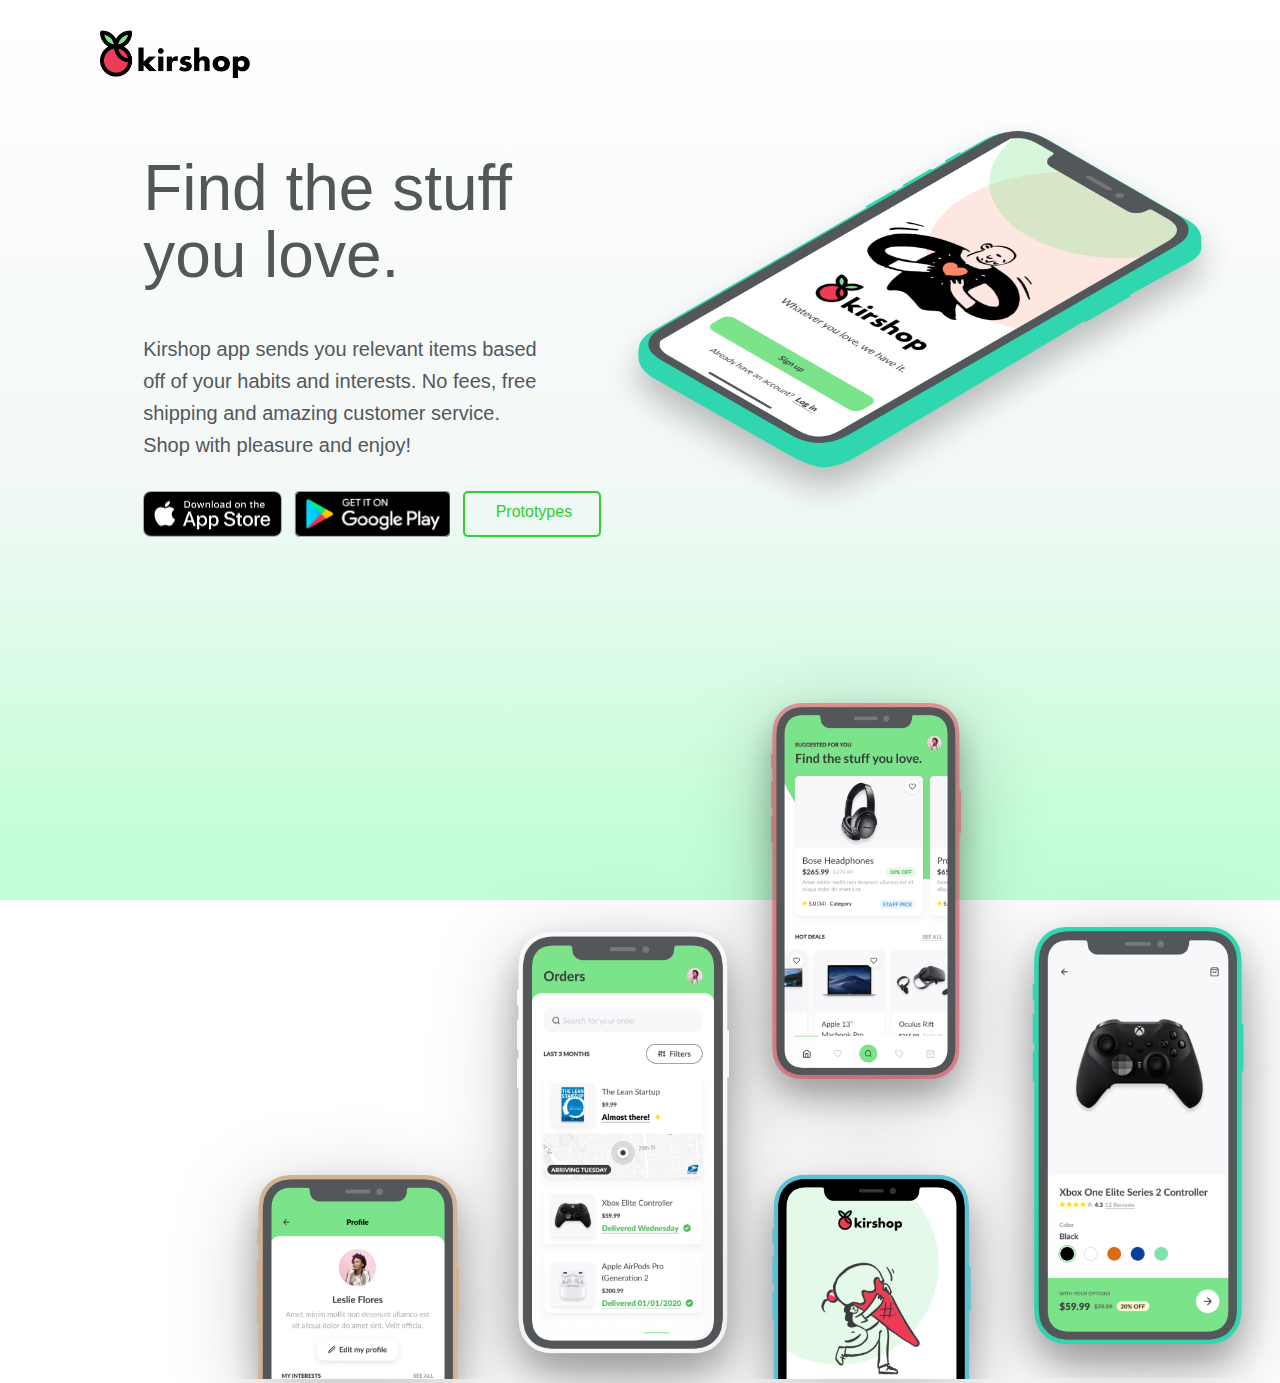
<file: index.html>
<!DOCTYPE html>
<html lang="en">
<head>
    <meta charset="UTF-8">
    <meta name="viewport" content="width=device-width, initial-scale=1.0">
    <title>Landing Page</title>
    <link rel="icon" type="image/png" href="img/favicon.png">
    <link rel="stylesheet" href="style.css">
</head>
<body>
    <div class="wrapper">
        <!-- Brand logo -->
        <a href="index.html"><img src="./img/logo.png" alt="logo" class="brand-img"></a>

        <!-- Title & Txt -->
        <div class="container">
        <div class="text-container">
            <h1 class="title">Find the stuff you love.</h1>
            <p class="txt">Kirshop app sends you relevant items based off of your habits and interests. No fees, free shipping and amazing customer service. Shop with pleasure and enjoy!</p>
            <div class="buttons flex">
            <div class="app-store btn">
                <a href="https://www.apple.com" target="_blank">
                <img src="./img/app-store-button.png" alt="App Store">
                </a>
            </div>

            <div class="google-play-btn btn">
                <a href="https://play.google.com" target="_blank">
                <img src="./img/google-play-button.png" alt="Google Play">
                </a>
            </div>

            <div class="proto-btn btn" class=>
                <a href="prototypes.html">
                Prototypes
                </a>
            </div>
        </div>
        </div>
         <!-- Main Image -->
        <div class="main-image-container">
            <img src="./img/Main image.png" alt="Landing Page Mu">
        </div>
        <!-- Images -->
        <img src="./img/profile.png" alt="Profile Mu" class="profile-img">
        <img src="./img/orders.png" alt="Orders Mu" class="orders-img">
        <img src="./img/home.png" alt="Home Mu" class="home-img">
        <img src="./img/cart.png" alt="Cart Mu" class="cart-img">
        <img src="./img/product.png" alt="Product Mu" class="product-img">
    </div>
</body>
</html>
</file>
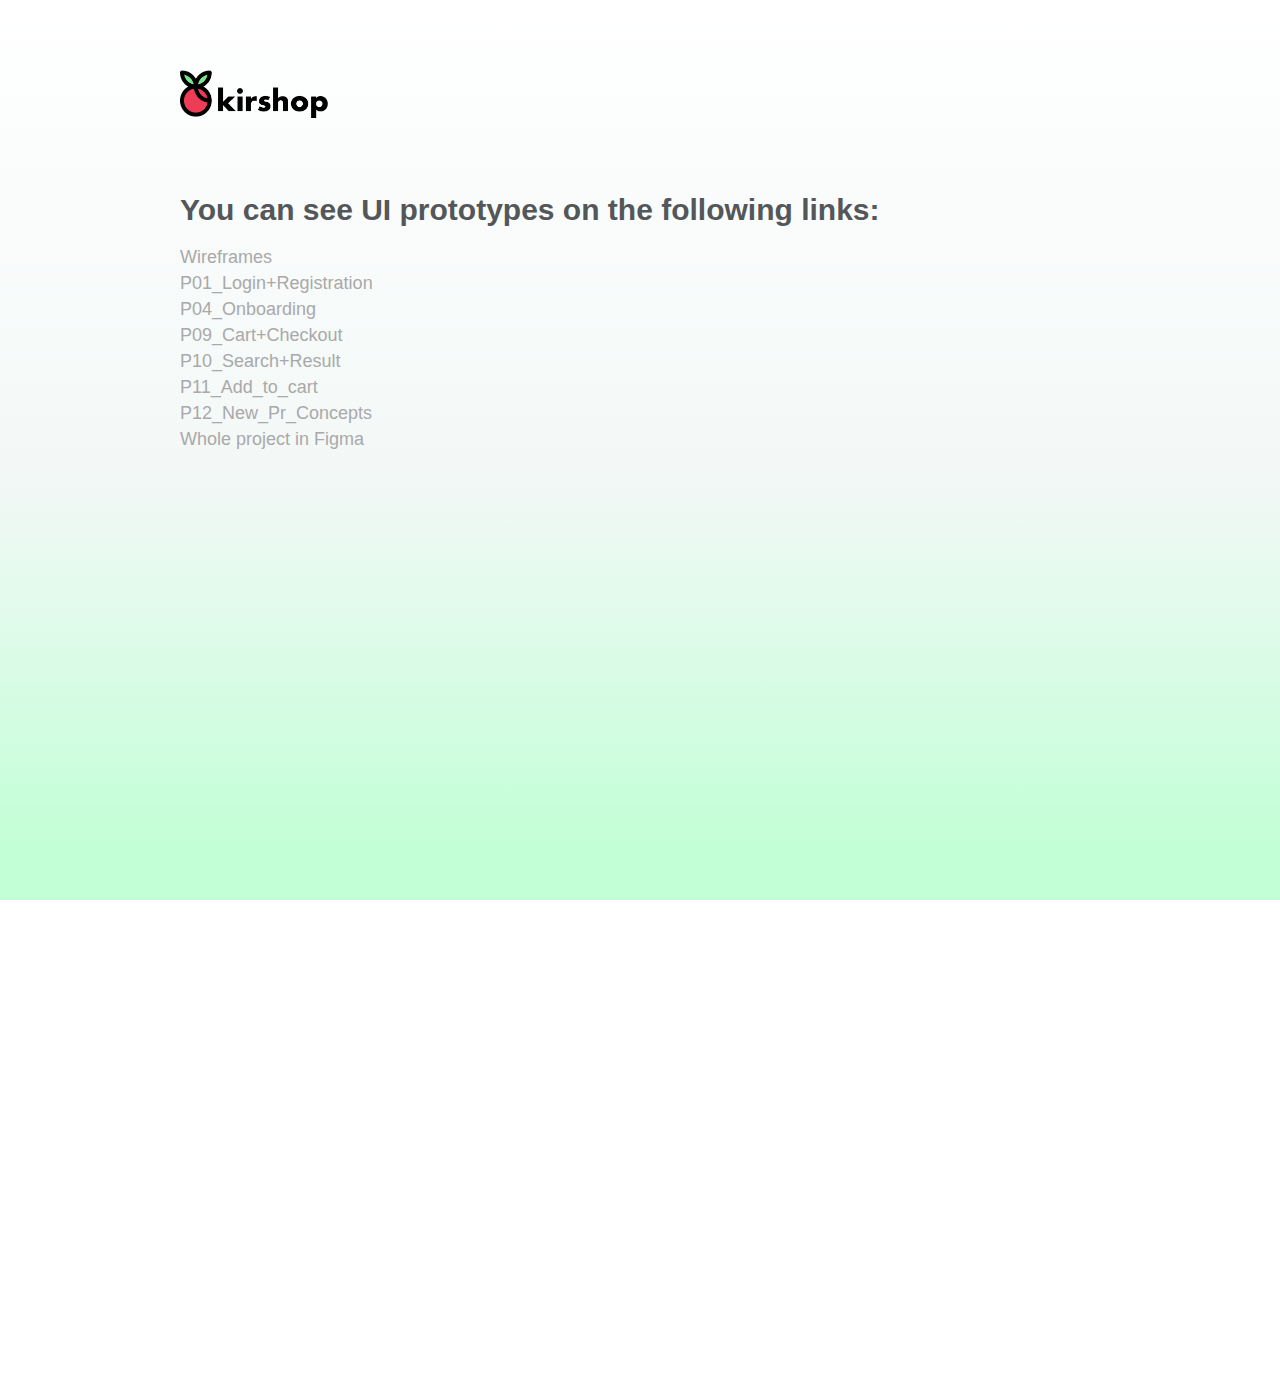
<file: prototypes.html>
<!DOCTYPE html>
<html lang="en">
<head>
    <meta charset="UTF-8">
    <meta http-equiv="X-UA-Compatible" content="IE=edge">
    <meta name="viewport" content="width=device-width, initial-scale=1.0">
    <link rel="icon" type="image/png" href="img/favicon.png">
    <link rel="stylesheet" href="style.css">
    <title>Prototypes</title>
</head>
<body>

    

    <div class="omotac">
        <a href="index.html"><img src="./img/logo.png" alt="logo"></a>
        
    <h1>You can see UI prototypes on the following links:</h1>
    <a href="https://www.figma.com/proto/C03wilPGSK5a7cACGqjw6Y/Wireframes-phase?node-id=29574%3A7158&scaling=scale-down&page-id=29574%3A6327" target="_blank" class="block">Wireframes</a>
    <a href="https://www.figma.com/proto/QTKBTHjbGzIdZdaYZVSXbD/Final-Compositions?node-id=588%3A303&scaling=scale-down&page-id=588%3A0" target="_blank" class="block">P01_Login+Registration</a>
    <a href="https://www.figma.com/proto/QTKBTHjbGzIdZdaYZVSXbD/Final-Compositions?node-id=585%3A11399&scaling=scale-down&page-id=579%3A7980
    " target="_blank" class="block">P04_Onboarding</a>
    <a href="https://www.figma.com/proto/QTKBTHjbGzIdZdaYZVSXbD/Final-Compositions?node-id=687%3A13713&scaling=min-zoom&page-id=579%3A7984" target="_blank" class="block">P09_Cart+Checkout</a>
    <a href="https://www.figma.com/proto/QTKBTHjbGzIdZdaYZVSXbD/Final-Compositions?node-id=585%3A9878&scaling=scale-down&page-id=585%3A9877" target="_blank" class="block">P10_Search+Result</a>
    <a href="https://www.figma.com/proto/QTKBTHjbGzIdZdaYZVSXbD/Final-Compositions?node-id=685%3A214&scaling=scale-down&page-id=579%3A7983" target="_blank" class="block">P11_Add_to_cart</a>
    <a href="https://www.figma.com/proto/QTKBTHjbGzIdZdaYZVSXbD/Final-Compositions?node-id=702%3A12631&scaling=min-zoom&page-id=702%3A12630" target="_blank" class="block">P12_New_Pr_Concepts</a>
    <a href="https://www.figma.com/files/project/27832012/KIRSHOP-shopping-app?fuid=915330260276633176" target="_blank" class="block">Whole project in Figma</a>
</div>
</body>
</html>
</file>
<file: style.css>
html, body {
  height:100%;
} 

html {
  box-sizing: border-box;
  height:100%;
  background: linear-gradient(180deg, #FFFFFF 0%, #F3F8F7 52.6%, #C2FFD6 94.19%) no-repeat center center fixed;
  background-size: cover;
}
  
body {
  margin: 0;
  overflow-x: hidden;
  font-family: Futura, sans-serif;
  color: #54575A;
}

.wrapper {
max-width: 1440px;
/* height: 1379px; */
margin:auto;

}

.container {
  display: flex;
  flex-wrap: wrap;
  justify-content: center;
}

.brand-img{
  max-width: 100%;
  height: 48px; 
  margin-left: 100px;
  padding:30px 0;
}

.title{
width: 458px;
height: 135px;
font-style: normal;
font-weight: 500;
font-size: 64px;
line-height: 67px;
font-family: Futura,sans-serif;
}

.txt{
  width: 394px;
  font-style: normal;
  font-weight: normal;
  font-size: 20px;
  line-height: 32px;
  font-family: Aeonik,sans-serif;
  margin-bottom: 30px;
}

.app-store.btn{
  width: 138.44px;
  height: 46.28px;
}

.app-store.btn img{
  width: 138.44px;
  height: 46.28px;
}

.google-play-btn {
  width: 156.19px;
  height: 46.28px;
}

.google-play-btn img {
  width: 156.19px;
  height: 46.28px;
}

.main-image-container{
  width: 535.72px;
  height: 309.27px;
}

.main-image-container img{
  height: 411.15px;
}

.profile-img {
  position: absolute;
  height: 444px;
  left: 737px;
  right: 479px;
  top: 686px;
  filter: drop-shadow(0px 20px 40px rgba(0, 0, 0, 0.25));
}

.orders-img{
  position: absolute;
  height: 470px;
  left: 479px;
  right: 737px;
  top: 913px;
  filter: drop-shadow(0px 20px 40px rgba(0, 0, 0, 0.25));
}

.cart-img{
  position: absolute;
  height: 222px;
  left: 221px;
  right: 995px;
  top: 1157px;
  filter: drop-shadow(0px 20px 40px rgba(0, 0, 0, 0.25));
}

.home-img{
  position: absolute;
  height: 470px;
  left: 995px;
  right: 221px;
  top: 908px;
  filter: drop-shadow(0px 20px 40px rgba(0, 0, 0, 0.25));
}

.product-img{
  position: absolute;
  height: 222px;
  left: 737px;
  right: 479px;
  top: 1157px;
  filter: drop-shadow(0px 20px 40px rgba(0, 0, 0, 0.25));
}

/* Prototypes */

.omotac {
  max-width: 960px;
  width: 100%;
  box-sizing: border-box;
  margin: 0 auto;
  height: 1379px;
  padding: 20px;
}

.omotac a {
  text-decoration: none;
  color:darkgray;
  font-family: Aeonik,sans-serif;
  font-size: 18px;
  margin-bottom: 5px;
}

.omotac a:hover {
  color: limegreen;
}

.block{
  display: block;
}
.omotac img {
max-width: 100%;
height: 47.64px;
margin:50px 0;
}

.omotac h1 {
  font-size: 30px;
}
/* Prototypes end */

.proto-btn {
  width: 138.44px;
  height: 46.28px;
  border:2px solid limegreen;
  border-radius:5px;
  box-sizing: border-box;
}

.proto-btn a {
  text-decoration: none;
  color:limegreen;
  padding: 10px;
  text-align: center;
  display: inline-block;
  margin: auto;
  width: 138.44px;
  box-sizing: border-box;
}

div.proto-btn:hover, .app-store.btn:hover, .google-play-btn:hover{
  opacity: 50%;
}

.flex{
  display: flex;
  flex-wrap: wrap;
  justify-content: space-between;

}

.buttons {
  margin-bottom: 30px;
}

@media screen and (max-width:600px) {
  .main-image-container img {
    height: auto;
    width: 100%;
}
  .brand-img{
    margin-left: 60px;
  }
}

@media screen and (max-width:530px) {
  .brand-img{
    margin-left: 30px;
}
  h1.title{
      width: auto;
      height: auto;
      font-size: 40px;
      line-height: normal;
  }

}

@media screen and (max-width:490px) {
  .container {
    margin:0 20px;
  }
  .flex {
    flex-direction: column;
    }
  .btn {
    margin-bottom: 10px;
  }

}

@media screen and (max-width:430px) {
  .txt {
    width:auto;
  }
  .brand-img {
    margin-left: 20px;
}
}
</file>
